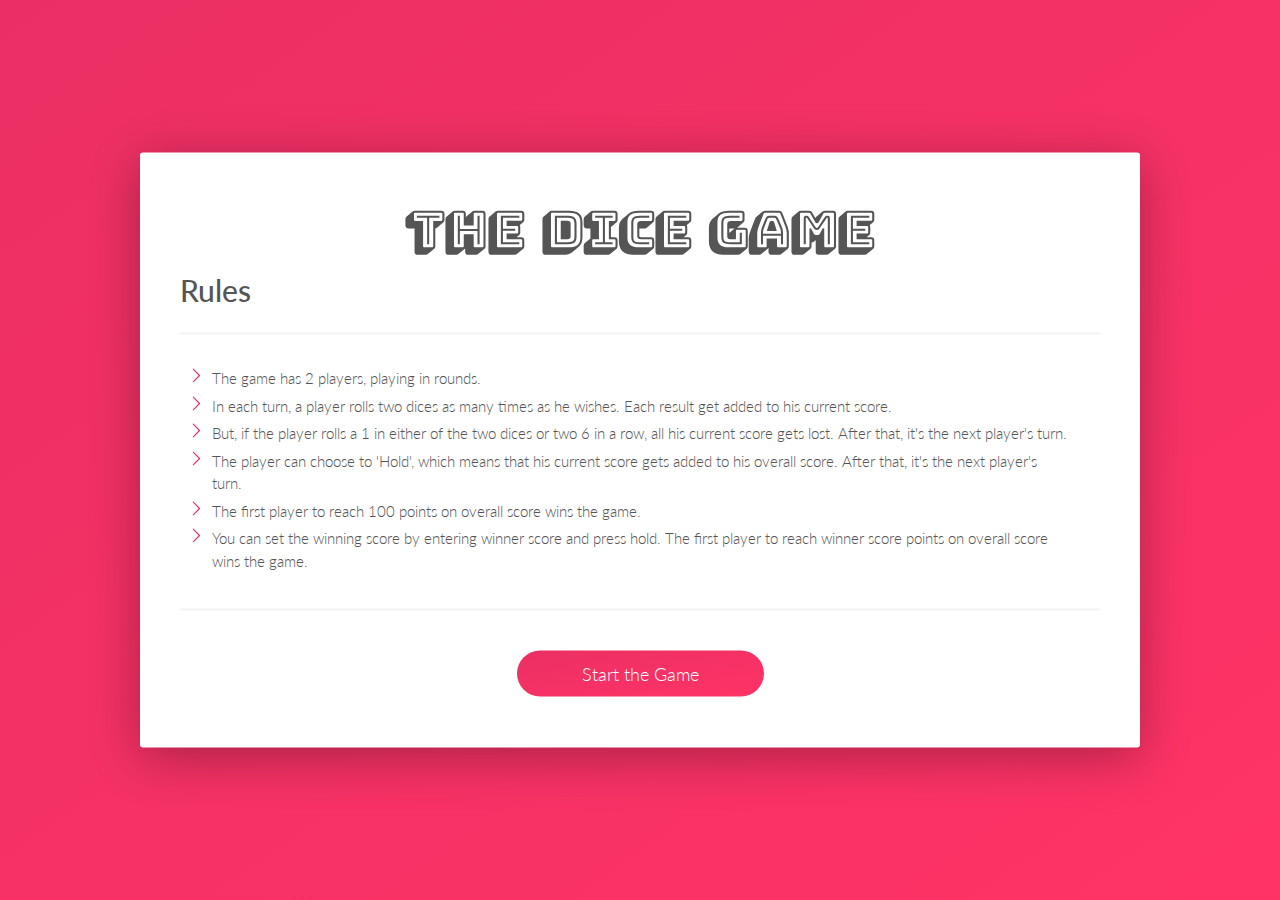
<file: index.html>
<!DOCTYPE html>
<html lang="en">
    <head>
        <link href="https://fonts.googleapis.com/css?family=Bungee+Shade" rel="stylesheet">
        <link href="https://fonts.googleapis.com/css?family=Lato:400,900" rel="stylesheet">
        <link type="text/css" rel="stylesheet" href="style.css">
        
        <title>Rules</title>
    </head>
    <body class="rules">
        <div class="wrapper clearfix content">
            <div class="rules__heading-primary"><h4>The Dice Game</h4></div>
            <div class="rules__heading-secondary">Rules </div>
            <ul class="rules__list">
                <li class="rules__items">The game has 2 players, playing in rounds.</li>
                <li class="rules__items">In each turn, a player rolls two dices as many times as he wishes. Each result get added to his current score.</li>
                <li class="rules__items">But, if the player rolls a 1 in either of the two dices or two 6 in a row, all his current score gets lost. After that, it's the next player's turn.</li>
                <li class="rules__items">The player can choose to 'Hold', which means that his current score gets added to his overall score. After that, it's the next player's turn.</li>
                <li class="rules__items">The first player to reach 100 points on overall score wins the game.</li>
                <li class="rules__items">You can set the winning score by entering winner score and press hold. The first player to reach winner score points on overall score wins the game.</li>
            </ul>
            <div class="btn">
                <a href="dice_game.html" class="cta">Start the Game</a>
            </div>
        </div>
    </body>
</html>
</file>
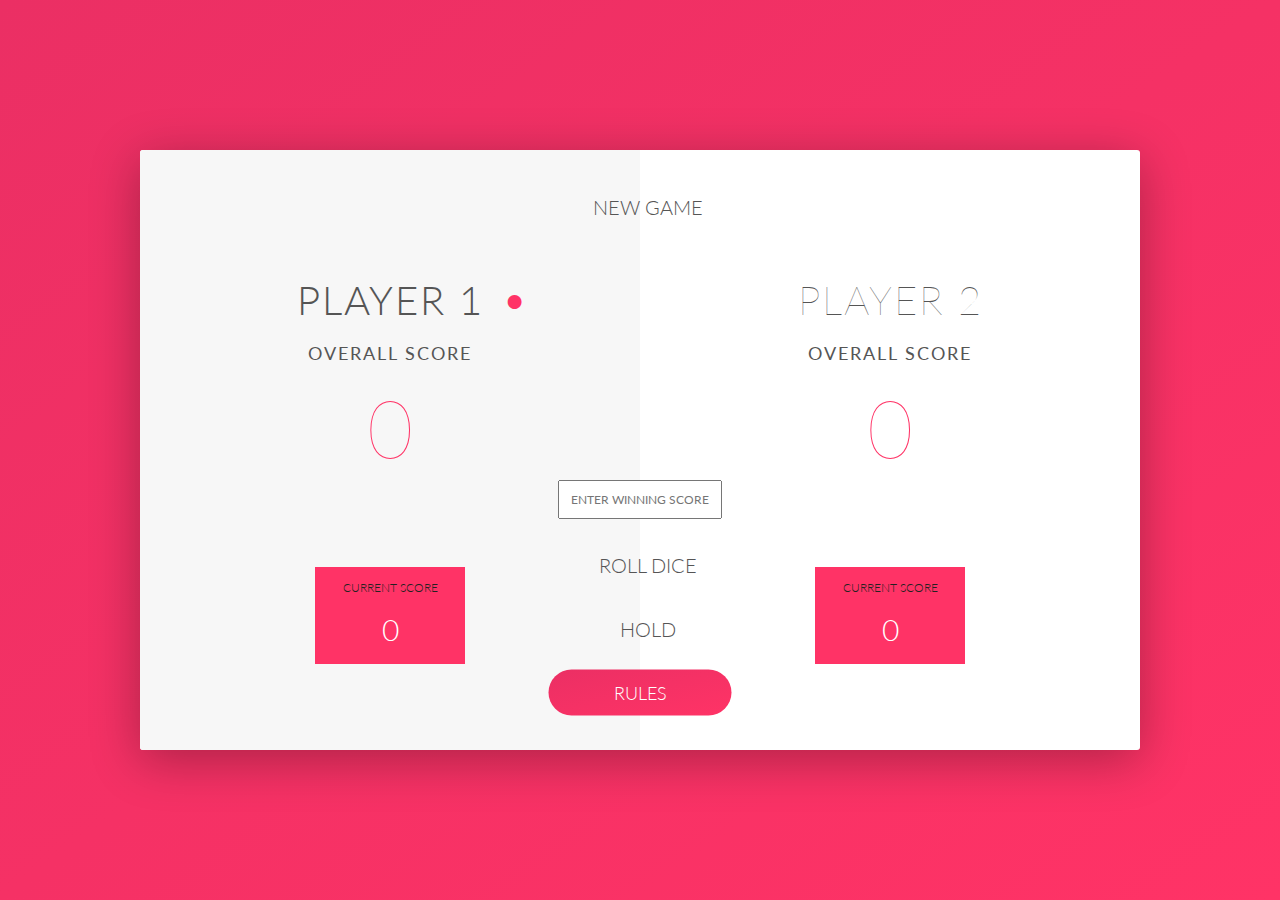
<file: dice_game.html>
<!DOCTYPE html>
<html lang="en">
    <head>
        <meta charset="UTF-8">
        <link href="https://fonts.googleapis.com/css?family=Lato:100,300,600" rel="stylesheet" type="text/css">
        <link href="http://code.ionicframework.com/ionicons/2.0.1/css/ionicons.min.css" rel="stylesheet" type="text/css">
        <link type="text/css" rel="stylesheet" href="style.css">
        
        <title>Dice Game</title>
    </head>

    <body>
        <div class="wrapper clearfix">
            <div class="player-0-panel active">
                <div class="player-name" id="name-0">Player 1</div>
                <div class="overall-score">Overall Score</div>
                <div class="player-score" id="score-0">43</div>
                <div class="player-current-box">
                    <div class="player-current-label">Current Score</div>
                    <div class="player-current-score" id="current-0">11</div>
                </div>
            </div>
            
            <div class="player-1-panel">
                <div class="player-name" id="name-1">Player 2</div>
                <div class="overall-score">Overall Score</div>
                <div class="player-score" id="score-1">72</div>
                <div class="player-current-box">
                    <div class="player-current-label">Current Score</div>
                    <div class="player-current-score" id="current-1">0</div>
                </div>
            </div>
            
            <button class="btn-new"><i class="ion-ios-plus-outline"></i>New game</button>
            <button class="btn-roll"><i class="ion-ios-loop"></i>Roll dice</button>
            <button class="btn-hold"><i class="ion-ios-download-outline"></i>Hold</button>
            <div class="btn btn-1">
                <a href="index.html" class="cta cta-1">RULES</a>
            </div>
            
            
            <input type="text" placeholder="Enter Winning Score" class="final-score">
            
            <img src="dice-5.png" alt="Dice" class="dice" id="dice-1">
            <img src="dice-5.png" alt="Dice" class="dice" id="dice-2">

        </div>
        
        
        <script src="app.js"></script>
    </body>
</html>
</file>
<file: style.css>
/**********************************************
*** GENERAL
**********************************************/

.final-score {
    position: absolute;
    left: 50%;
    transform: translate(-50%);
    top: 330px;
    color: #555;
    font-size: 12px;
    font-family: 'Lato';
    text-align: center;
    padding: 10px;
    width: 164px;
    text-transform: uppercase;
}

.final-score:focus {
    outline: none;
}

#dice-1 { left: 44%; }
#dice-2 { left: 56%; }

* {
    margin: 0;
    padding: 0;
    box-sizing: border-box;
    
}

html {
    line-height: 1.5;
}

.clearfix::after {
    content: "";
    display: table;
    clear: both;
}

body {
    background-image: linear-gradient(to right bottom, #eb2f64, #FF3366);
    background-size: cover;
    background-position: center;
    font-family: Lato;
    font-weight: 300;
    position: relative;
    height: 100vh;
    color: #555;
}

.wrapper {
    width: 1000px;
    position: absolute;
    top: 50%;
    left: 50%;
    transform: translate(-50%, -50%);
    background-color: #fff;
    box-shadow: 0px 10px 50px rgba(0, 0, 0, 0.3);
    overflow: hidden;
    border-radius: 3px;
    
}

.wrapper-1 {
    width: 1000px;
    position: absolute;
    top: 20%;
    left: 50%;
    transform: translate(-50%, -50%);
    background-color: #fff;
    box-shadow: 0px 10px 50px rgba(0, 0, 0, 0.3);
    overflow: hidden;
    border-radius: 3px;
    
}

.player-0-panel,
.player-1-panel {
    width: 50%;
    float: left;
    height: 600px;
    padding: 100px;
}



/**********************************************
*** PLAYERS
**********************************************/

.player-name {
    font-size: 40px;
    text-align: center;
    text-transform: uppercase;
    letter-spacing: 2px;
    font-weight: 100;
    margin-top: 20px;
    margin-bottom: 10px;
    position: relative;
}

.overall-score {
    font-size: 18px;
    text-align: center;
    text-transform: uppercase;
    letter-spacing: 2px;
    font-weight: 400;
}


.player-score {
    text-align: center;
    font-size: 80px;
    font-weight: 100;
    color: #FF3366;
    margin-bottom: 80px;
}

.active { background-color: #f7f7f7; }
.active .player-name { font-weight: 300; }

.active .player-name::after {
    content: "\2022";
    font-size: 47px;
    position: absolute;
    color: #FF3366;
    top: -7px;
    right: 10px;
    
}

.player-current-box {
    background-color: #FF3366;
    color: #fff;
    width: 50%;
    margin: 0 auto;
    padding: 12px;
    text-align: center;
}

.player-current-label {
    text-transform: uppercase;
    margin-bottom: 10px;
    font-size: 12px;
    color: #222;
}

.player-current-score {
    font-size: 30px;
}

button {
    position: absolute;
    width: 200px;
    left: 50%;
    transform: translateX(-50%);
    color: #555;
    background: none;
    border: none;
    font-family: Lato;
    font-size: 20px;
    text-transform: uppercase;
    cursor: pointer;
    font-weight: 300;
    transition: background-color 0.3s, color 0.3s;
}

button:hover { font-weight: 600; }
button:hover i { margin-right: 20px; }

button:focus {
    outline: none;
}

i {
    color: #EB4D4D;
    display: inline-block;
    margin-right: 15px;
    font-size: 32px;
    line-height: 1;
    vertical-align: text-top;
    margin-top: -4px;
    transition: margin 0.3s;
}

.btn-new { top: 45px;}
.btn-roll { top: 403px;}
.btn-hold { top: 467px;}

.dice {
    position: absolute;
    left: 40%;
    top: 178px;
    transform: translateX(-50%);
    height: 100px;
    box-shadow: 0px 10px 60px rgba(0, 0, 0, 0.10);
}

.winner { background-color: #f7f7f7; }
.winner .player-name { font-weight: 300; color: #EB4D4D; }


/**********************************************
*** RULES
**********************************************/

.rules {
    background-image: linear-gradient(to right bottom, #eb2f64, #FF3366);
    background-size: cover;
    background-repeat: no-repeat;
}

.content {
    padding: 40px;
}

.rules__heading-primary {
    text-align: center;
    font-family: 'Bungee Shade', cursive;
    font-size: 50px;
    background-color: #fff;
}

.rules__heading-secondary {
    text-align: left;
    font-size: 30px;
    font-family: 'Lato', sans-serif;
    font-weight: 500;
    padding: 0 20px 20px 0;
}

.rules__list {
    list-style: none;
    font-size: 15px;
    font-family: 'Lato', sans-serif;
    border-top: 2px solid #f4f2f2;
    border-bottom: 2px solid #f4f2f2;
    padding: 2rem;
}

.rules__items::before {
    content: "";
    display: inline-block;
    height: 1rem;
    width: 1rem;
    margin-right: .5rem;
    margin-left: -1.5rem;
    
    background-color: #eb2f64;
    -webkit-mask-image: url(/chevron-thin-right.svg);
    -webkit-mask-size: cover;
}

.rules__items{
    padding-bottom: 5px;
}

.btn  {
    padding: 50px 0 20px 0;
    text-align: center;
}

.btn-1 {
    text-align: center;
    position: absolute;
    top: 88%;
    left: 50%;
    transform: translate(-50%,-50%);
}

.cta {
    text-decoration: none;
    background-image: linear-gradient(to right bottom, #eb2f64, #FF3366);
    font-size: 18px;
    padding: 12px 65px;
    border-radius: 100px;
    color: white;
    animation: pulsate 1s infinite; 
}

.cta-1 {
    animation: none;
}

@keyframes pulsate {
  0% {
    transform: scale(1);
    box-shadow: none; }
  50% {
    transform: scale(1.05);
    box-shadow: 0 1rem 2rem rgba(0, 0, 0, 0.5); }
  100% {
    transform: scale(1);
    box-shadow: none; } }
</file>
